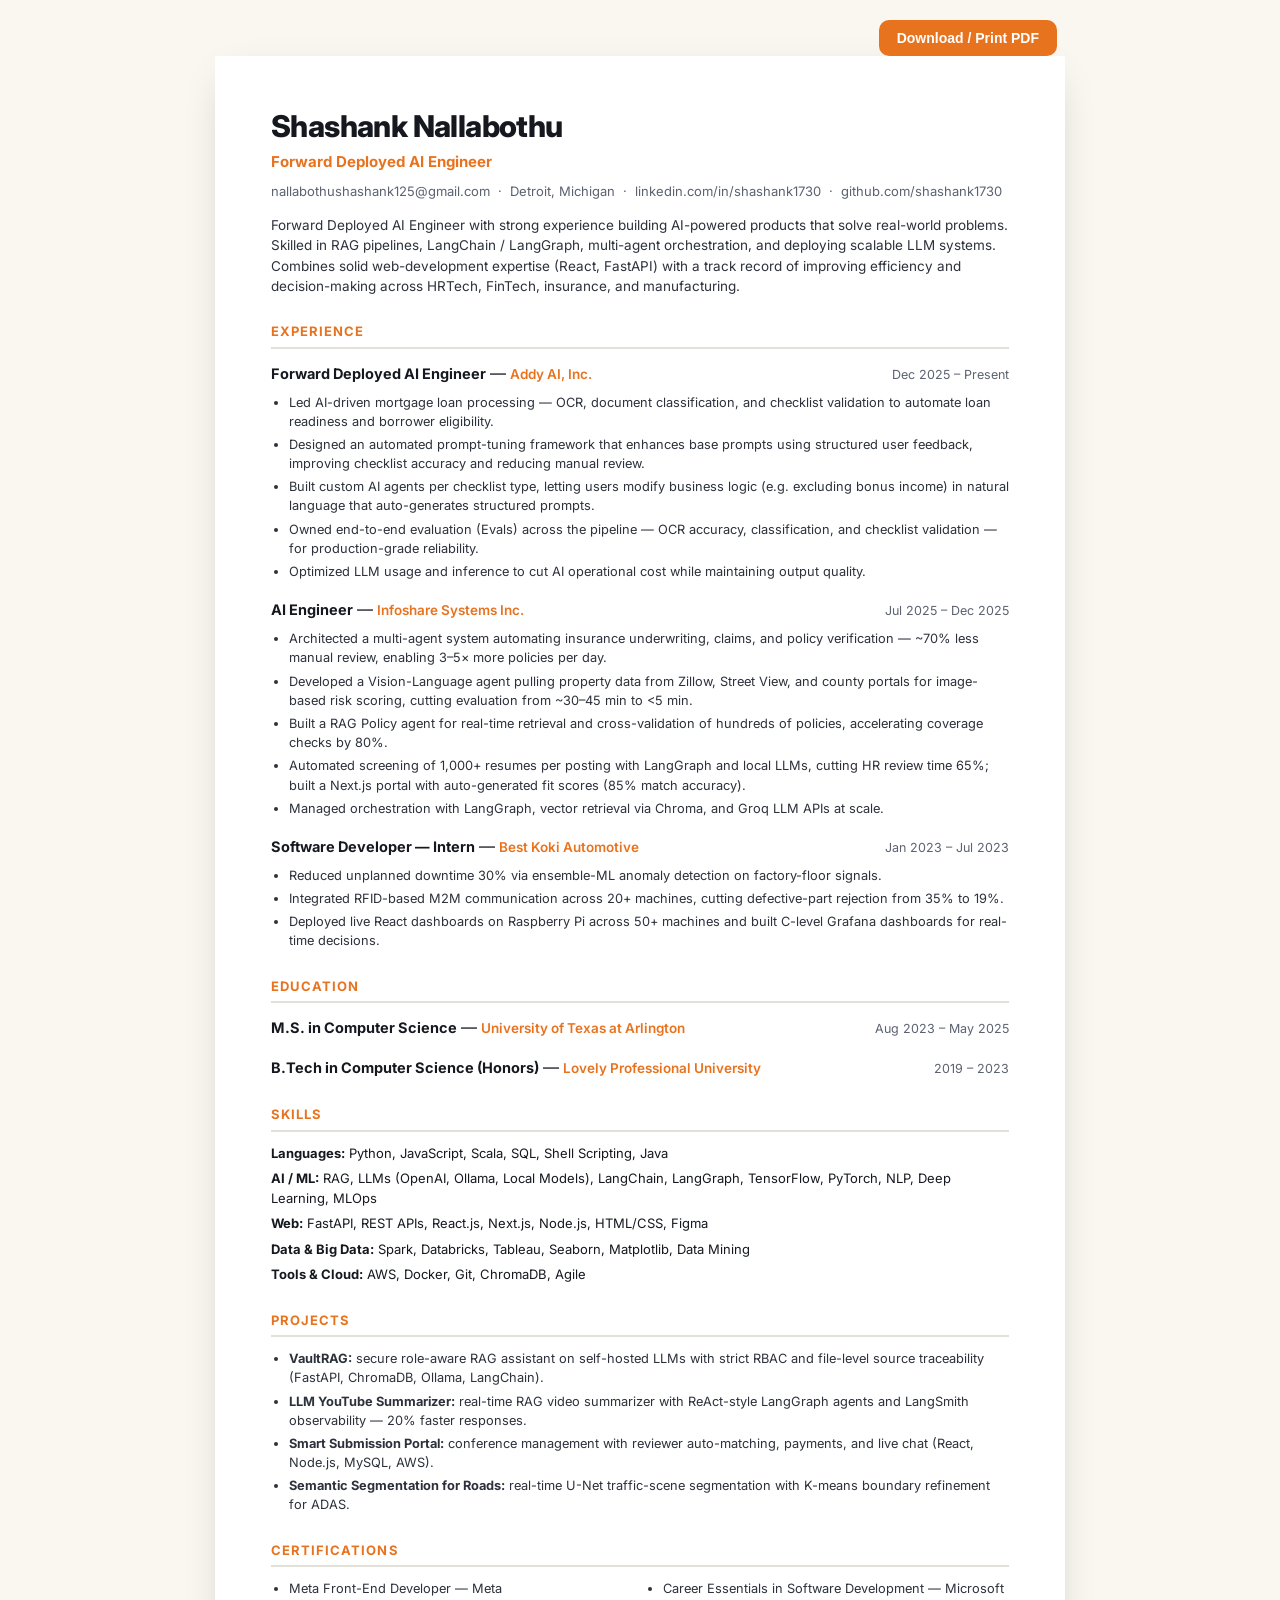
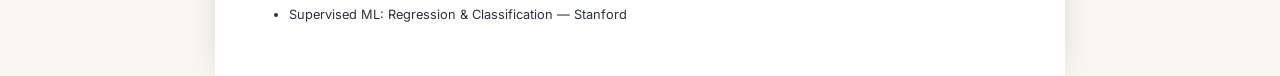
<file: public/resume.html>
<!DOCTYPE html>
<html lang="en">
  <head>
    <meta charset="UTF-8" />
    <meta name="viewport" content="width=device-width, initial-scale=1.0" />
    <title>Shashank Nallabothu — Resume</title>
    <link rel="preconnect" href="https://fonts.googleapis.com" />
    <link rel="preconnect" href="https://fonts.gstatic.com" crossorigin />
    <link
      href="https://fonts.googleapis.com/css2?family=Inter:wght@400;500;600;700;800&display=swap"
      rel="stylesheet"
    />
    <style>
      :root {
        --ink: #15181f;
        --muted: #5b6270;
        --accent: #e8731f;
        --line: #e3e0d8;
        --paper: #faf7f1;
      }
      * { box-sizing: border-box; }
      body {
        margin: 0;
        font-family: "Inter", system-ui, sans-serif;
        color: var(--ink);
        background: var(--paper);
        line-height: 1.5;
      }
      .sheet {
        max-width: 850px;
        margin: 0 auto;
        background: #fff;
        padding: 48px 56px;
        box-shadow: 0 12px 40px -16px rgba(0, 0, 0, 0.25);
      }
      .toolbar {
        max-width: 850px;
        margin: 20px auto 0;
        display: flex;
        justify-content: flex-end;
        padding: 0 8px;
      }
      .btn {
        background: var(--accent);
        color: #fff;
        border: none;
        padding: 10px 18px;
        border-radius: 10px;
        font-weight: 600;
        font-size: 14px;
        cursor: pointer;
      }
      header h1 {
        margin: 0;
        font-size: 30px;
        font-weight: 800;
        letter-spacing: -0.02em;
      }
      header .role {
        color: var(--accent);
        font-weight: 700;
        font-size: 15px;
        margin-top: 2px;
      }
      .contact {
        margin-top: 8px;
        font-size: 13px;
        color: var(--muted);
      }
      .contact a { color: var(--muted); text-decoration: none; }
      .summary { margin-top: 14px; font-size: 13.5px; color: #2c313b; }
      h2 {
        font-size: 13px;
        text-transform: uppercase;
        letter-spacing: 0.08em;
        color: var(--accent);
        border-bottom: 2px solid var(--line);
        padding-bottom: 5px;
        margin: 26px 0 12px;
      }
      .job { margin-bottom: 16px; }
      .job-head {
        display: flex;
        justify-content: space-between;
        align-items: baseline;
        gap: 12px;
        flex-wrap: wrap;
      }
      .job-title { font-weight: 700; font-size: 14.5px; }
      .job-org { color: var(--accent); font-weight: 600; font-size: 13.5px; }
      .job-meta { color: var(--muted); font-size: 12.5px; white-space: nowrap; }
      ul { margin: 8px 0 0; padding-left: 18px; }
      li { font-size: 12.8px; margin-bottom: 4px; color: #2c313b; }
      .skills p { font-size: 13px; margin: 6px 0; }
      .skills strong { color: var(--ink); }
      .two-col { display: grid; grid-template-columns: 1fr 1fr; gap: 4px 28px; }
      .certs li { margin-bottom: 3px; }
      @media print {
        body { background: #fff; }
        .toolbar { display: none; }
        .sheet { box-shadow: none; max-width: 100%; padding: 0; }
      }
    </style>
  </head>
  <body>
    <div class="toolbar">
      <button class="btn" onclick="window.print()">Download / Print PDF</button>
    </div>
    <div class="sheet">
      <header>
        <h1>Shashank Nallabothu</h1>
        <div class="role">Forward Deployed AI Engineer</div>
        <div class="contact">
          <a href="mailto:nallabothushashank125@gmail.com">nallabothushashank125@gmail.com</a>
          &nbsp;·&nbsp; Detroit, Michigan
          &nbsp;·&nbsp; <a href="https://linkedin.com/in/shashank1730">linkedin.com/in/shashank1730</a>
          &nbsp;·&nbsp; <a href="https://github.com/shashank1730">github.com/shashank1730</a>
        </div>
        <p class="summary">
          Forward Deployed AI Engineer with strong experience building AI-powered products that solve
          real-world problems. Skilled in RAG pipelines, LangChain / LangGraph, multi-agent
          orchestration, and deploying scalable LLM systems. Combines solid web-development expertise
          (React, FastAPI) with a track record of improving efficiency and decision-making across
          HRTech, FinTech, insurance, and manufacturing.
        </p>
      </header>

      <h2>Experience</h2>

      <div class="job">
        <div class="job-head">
          <div>
            <span class="job-title">Forward Deployed AI Engineer</span> —
            <span class="job-org">Addy AI, Inc.</span>
          </div>
          <span class="job-meta">Dec 2025 – Present</span>
        </div>
        <ul>
          <li>Led AI-driven mortgage loan processing — OCR, document classification, and checklist validation to automate loan readiness and borrower eligibility.</li>
          <li>Designed an automated prompt-tuning framework that enhances base prompts using structured user feedback, improving checklist accuracy and reducing manual review.</li>
          <li>Built custom AI agents per checklist type, letting users modify business logic (e.g. excluding bonus income) in natural language that auto-generates structured prompts.</li>
          <li>Owned end-to-end evaluation (Evals) across the pipeline — OCR accuracy, classification, and checklist validation — for production-grade reliability.</li>
          <li>Optimized LLM usage and inference to cut AI operational cost while maintaining output quality.</li>
        </ul>
      </div>

      <div class="job">
        <div class="job-head">
          <div>
            <span class="job-title">AI Engineer</span> —
            <span class="job-org">Infoshare Systems Inc.</span>
          </div>
          <span class="job-meta">Jul 2025 – Dec 2025</span>
        </div>
        <ul>
          <li>Architected a multi-agent system automating insurance underwriting, claims, and policy verification — ~70% less manual review, enabling 3–5× more policies per day.</li>
          <li>Developed a Vision-Language agent pulling property data from Zillow, Street View, and county portals for image-based risk scoring, cutting evaluation from ~30–45 min to &lt;5 min.</li>
          <li>Built a RAG Policy agent for real-time retrieval and cross-validation of hundreds of policies, accelerating coverage checks by 80%.</li>
          <li>Automated screening of 1,000+ resumes per posting with LangGraph and local LLMs, cutting HR review time 65%; built a Next.js portal with auto-generated fit scores (85% match accuracy).</li>
          <li>Managed orchestration with LangGraph, vector retrieval via Chroma, and Groq LLM APIs at scale.</li>
        </ul>
      </div>

      <div class="job">
        <div class="job-head">
          <div>
            <span class="job-title">Software Developer — Intern</span> —
            <span class="job-org">Best Koki Automotive</span>
          </div>
          <span class="job-meta">Jan 2023 – Jul 2023</span>
        </div>
        <ul>
          <li>Reduced unplanned downtime 30% via ensemble-ML anomaly detection on factory-floor signals.</li>
          <li>Integrated RFID-based M2M communication across 20+ machines, cutting defective-part rejection from 35% to 19%.</li>
          <li>Deployed live React dashboards on Raspberry Pi across 50+ machines and built C-level Grafana dashboards for real-time decisions.</li>
        </ul>
      </div>

      <h2>Education</h2>
      <div class="job">
        <div class="job-head">
          <div>
            <span class="job-title">M.S. in Computer Science</span> —
            <span class="job-org">University of Texas at Arlington</span>
          </div>
          <span class="job-meta">Aug 2023 – May 2025</span>
        </div>
      </div>
      <div class="job">
        <div class="job-head">
          <div>
            <span class="job-title">B.Tech in Computer Science (Honors)</span> —
            <span class="job-org">Lovely Professional University</span>
          </div>
          <span class="job-meta">2019 – 2023</span>
        </div>
      </div>

      <h2>Skills</h2>
      <div class="skills">
        <p><strong>Languages:</strong> Python, JavaScript, Scala, SQL, Shell Scripting, Java</p>
        <p><strong>AI / ML:</strong> RAG, LLMs (OpenAI, Ollama, Local Models), LangChain, LangGraph, TensorFlow, PyTorch, NLP, Deep Learning, MLOps</p>
        <p><strong>Web:</strong> FastAPI, REST APIs, React.js, Next.js, Node.js, HTML/CSS, Figma</p>
        <p><strong>Data &amp; Big Data:</strong> Spark, Databricks, Tableau, Seaborn, Matplotlib, Data Mining</p>
        <p><strong>Tools &amp; Cloud:</strong> AWS, Docker, Git, ChromaDB, Agile</p>
      </div>

      <h2>Projects</h2>
      <div class="job">
        <ul>
          <li><strong>VaultRAG:</strong> secure role-aware RAG assistant on self-hosted LLMs with strict RBAC and file-level source traceability (FastAPI, ChromaDB, Ollama, LangChain).</li>
          <li><strong>LLM YouTube Summarizer:</strong> real-time RAG video summarizer with ReAct-style LangGraph agents and LangSmith observability — 20% faster responses.</li>
          <li><strong>Smart Submission Portal:</strong> conference management with reviewer auto-matching, payments, and live chat (React, Node.js, MySQL, AWS).</li>
          <li><strong>Semantic Segmentation for Roads:</strong> real-time U-Net traffic-scene segmentation with K-means boundary refinement for ADAS.</li>
        </ul>
      </div>

      <h2>Certifications</h2>
      <ul class="certs two-col">
        <li>Meta Front-End Developer — Meta</li>
        <li>Career Essentials in Software Development — Microsoft</li>
        <li>Supervised ML: Regression &amp; Classification — Stanford</li>
      </ul>
    </div>
  </body>
</html>
</file>
